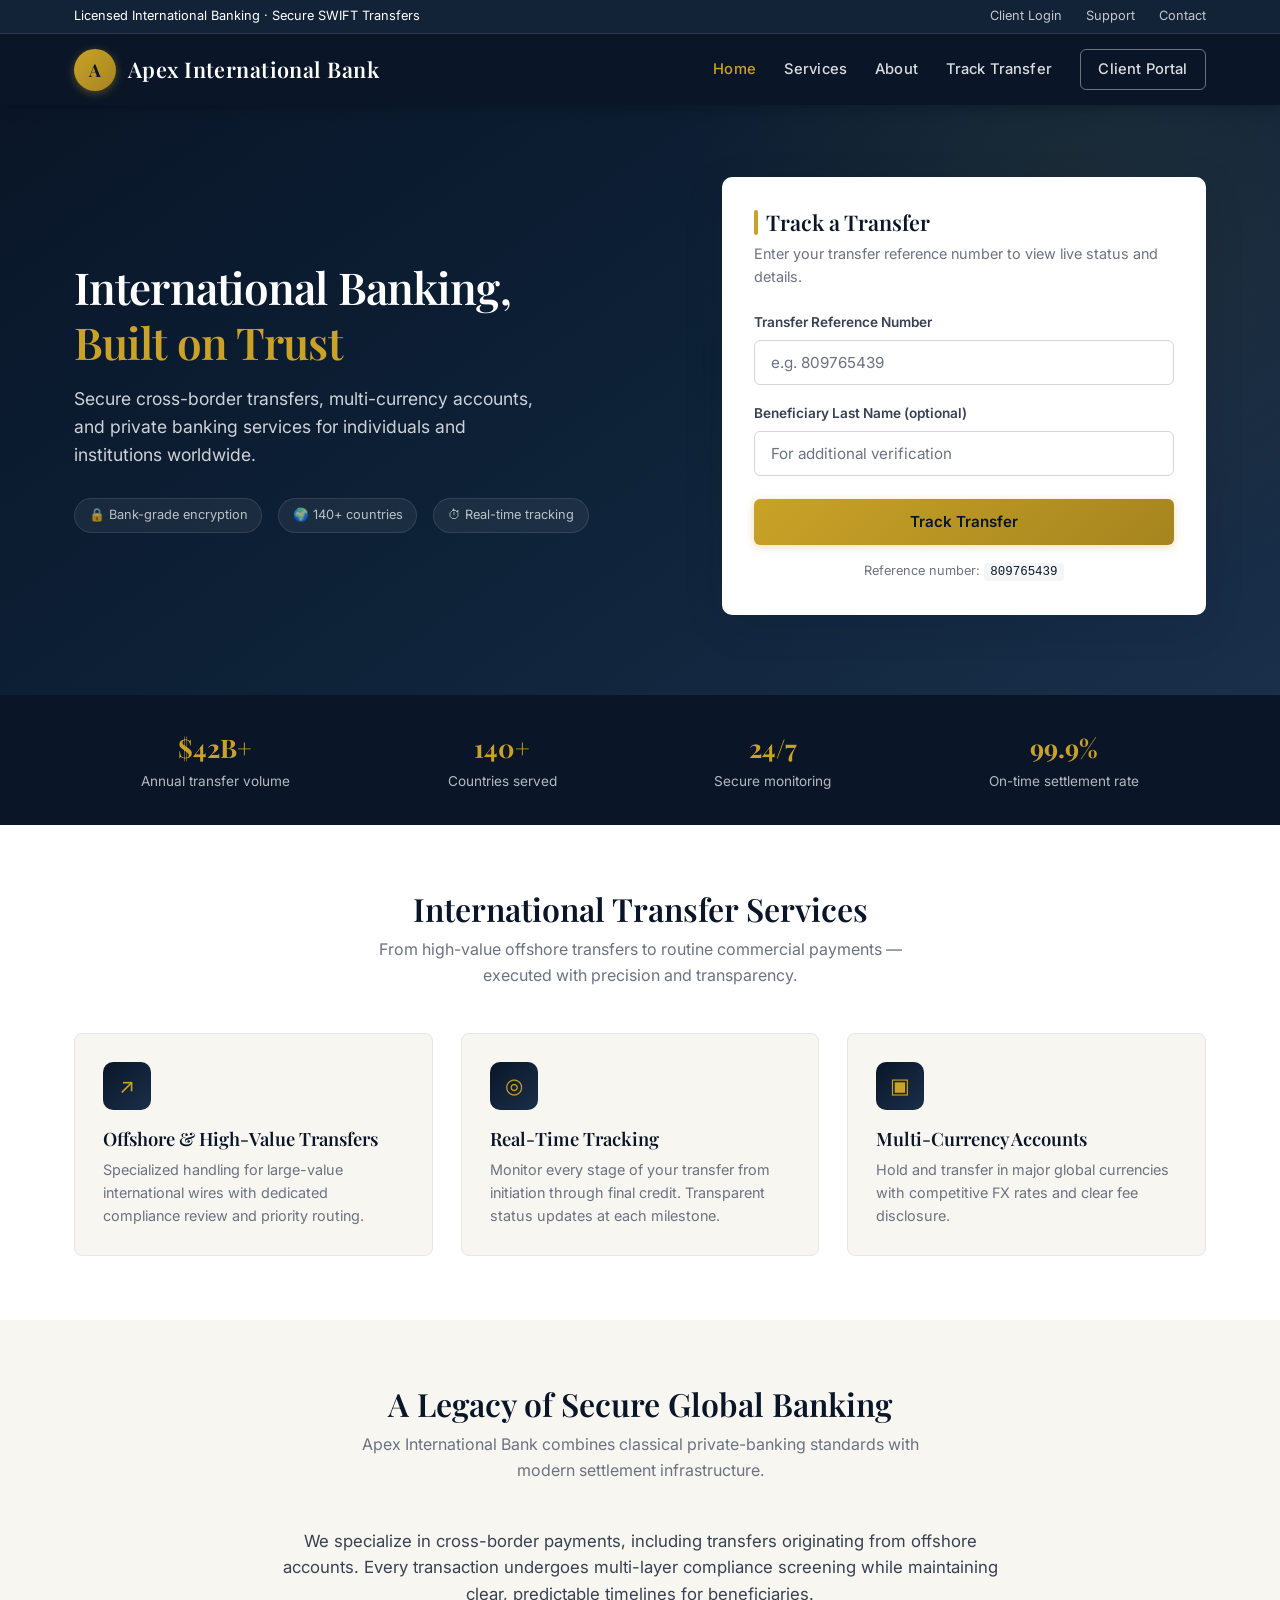
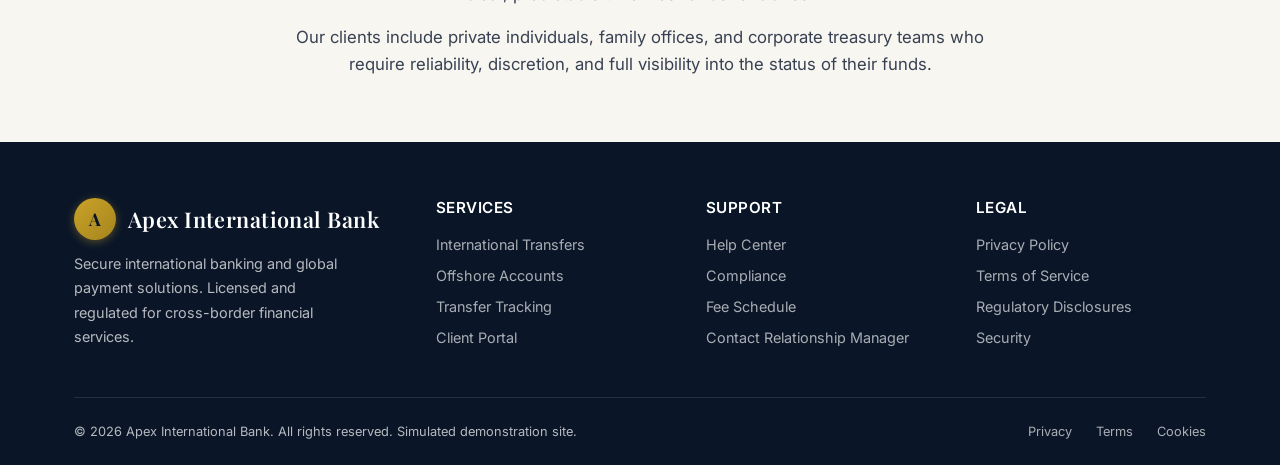
<file: index.html>
<!DOCTYPE html>
<html lang="en">
<head>
  <meta charset="UTF-8">
  <meta name="viewport" content="width=device-width, initial-scale=1.0">
  <title>Apex International Bank | Secure Global Transfers</title>
  <link rel="preconnect" href="https://fonts.googleapis.com">
  <link rel="preconnect" href="https://fonts.gstatic.com" crossorigin>
  <link href="https://fonts.googleapis.com/css2?family=Inter:wght@400;500;600;700&family=Playfair+Display:wght@600;700&display=swap" rel="stylesheet">
  <link rel="stylesheet" href="css/styles.css">
</head>
<body>
  <!-- Header -->
  <header class="header">
    <div class="header-top">
      <div class="container">
        <span>Licensed International Banking · Secure SWIFT Transfers</span>
        <div>
          <a href="login.html">Client Login</a>
          <a href="#support">Support</a>
          <a href="#contact">Contact</a>
        </div>
      </div>
    </div>
    <div class="header-main">
      <div class="container">
        <a href="index.html" class="logo">
          <div class="logo-icon">A</div>
          Apex International Bank
        </a>
        <nav class="nav">
          <a href="index.html" class="active">Home</a>
          <a href="#services">Services</a>
          <a href="#about">About</a>
          <a href="#track">Track Transfer</a>
          <a href="login.html" class="btn btn-outline btn-sm">Client Portal</a>
        </nav>
      </div>
    </div>
  </header>

  <!-- Hero + Track -->
  <section class="hero" id="track">
    <div class="container">
      <div class="hero-content">
        <h1>International Banking,<br><span>Built on Trust</span></h1>
        <p>Secure cross-border transfers, multi-currency accounts, and private banking services for individuals and institutions worldwide.</p>
        <div class="hero-badges">
          <span class="badge">🔒 Bank-grade encryption</span>
          <span class="badge">🌍 140+ countries</span>
          <span class="badge">⏱ Real-time tracking</span>
        </div>
      </div>

      <div class="track-card">
        <h2>Track a Transfer</h2>
        <p class="subtitle">Enter your transfer reference number to view live status and details.</p>
        <form id="trackForm">
          <div class="form-group">
            <label for="refNumber">Transfer Reference Number</label>
            <input type="text" id="refNumber" name="refNumber" placeholder="e.g. 809765439" required autocomplete="off">
          </div>
          <div class="form-group">
            <label for="lastName">Beneficiary Last Name (optional)</label>
            <input type="text" id="lastName" name="lastName" placeholder="For additional verification">
          </div>
          <button type="submit" class="btn btn-gold">Track Transfer</button>
        </form>
        <p class="track-hint">Reference number: <code>809765439</code></p>
      </div>
    </div>
  </section>

  <!-- Trust bar -->
  <div class="trust-bar">
    <div class="container">
      <div class="trust-item">
        <strong>$42B+</strong>
        <span>Annual transfer volume</span>
      </div>
      <div class="trust-item">
        <strong>140+</strong>
        <span>Countries served</span>
      </div>
      <div class="trust-item">
        <strong>24/7</strong>
        <span>Secure monitoring</span>
      </div>
      <div class="trust-item">
        <strong>99.9%</strong>
        <span>On-time settlement rate</span>
      </div>
    </div>
  </div>

  <!-- Services -->
  <section class="section features" id="services">
    <div class="container">
      <div class="section-header">
        <h2>International Transfer Services</h2>
        <p>From high-value offshore transfers to routine commercial payments — executed with precision and transparency.</p>
      </div>
      <div class="features-grid">
        <div class="feature-card">
          <div class="feature-icon">↗</div>
          <h3>Offshore & High-Value Transfers</h3>
          <p>Specialized handling for large-value international wires with dedicated compliance review and priority routing.</p>
        </div>
        <div class="feature-card">
          <div class="feature-icon">◎</div>
          <h3>Real-Time Tracking</h3>
          <p>Monitor every stage of your transfer from initiation through final credit. Transparent status updates at each milestone.</p>
        </div>
        <div class="feature-card">
          <div class="feature-icon">▣</div>
          <h3>Multi-Currency Accounts</h3>
          <p>Hold and transfer in major global currencies with competitive FX rates and clear fee disclosure.</p>
        </div>
      </div>
    </div>
  </section>

  <!-- About -->
  <section class="section" id="about" style="background: var(--cream);">
    <div class="container">
      <div class="section-header">
        <h2>A Legacy of Secure Global Banking</h2>
        <p>Apex International Bank combines classical private-banking standards with modern settlement infrastructure.</p>
      </div>
      <div style="max-width: 720px; margin: 0 auto; text-align: center; color: var(--gray-700); font-size: 1.05rem;">
        <p style="margin-bottom: 1rem;">We specialize in cross-border payments, including transfers originating from offshore accounts. Every transaction undergoes multi-layer compliance screening while maintaining clear, predictable timelines for beneficiaries.</p>
        <p>Our clients include private individuals, family offices, and corporate treasury teams who require reliability, discretion, and full visibility into the status of their funds.</p>
      </div>
    </div>
  </section>

  <!-- Footer -->
  <footer class="footer" id="contact">
    <div class="container">
      <div class="footer-grid">
        <div class="footer-brand">
          <a href="index.html" class="logo" style="color: #fff; margin-bottom: 0.5rem;">
            <div class="logo-icon">A</div>
            Apex International Bank
          </a>
          <p>Secure international banking and global payment solutions. Licensed and regulated for cross-border financial services.</p>
        </div>
        <div>
          <h4>Services</h4>
          <ul>
            <li><a href="#services">International Transfers</a></li>
            <li><a href="#services">Offshore Accounts</a></li>
            <li><a href="#track">Transfer Tracking</a></li>
            <li><a href="login.html">Client Portal</a></li>
          </ul>
        </div>
        <div>
          <h4>Support</h4>
          <ul>
            <li><a href="#">Help Center</a></li>
            <li><a href="#">Compliance</a></li>
            <li><a href="#">Fee Schedule</a></li>
            <li><a href="#">Contact Relationship Manager</a></li>
          </ul>
        </div>
        <div>
          <h4>Legal</h4>
          <ul>
            <li><a href="#">Privacy Policy</a></li>
            <li><a href="#">Terms of Service</a></li>
            <li><a href="#">Regulatory Disclosures</a></li>
            <li><a href="#">Security</a></li>
          </ul>
        </div>
      </div>
      <div class="footer-bottom">
        <span>© 2026 Apex International Bank. All rights reserved. Simulated demonstration site.</span>
        <div class="legal">
          <a href="#">Privacy</a>
          <a href="#">Terms</a>
          <a href="#">Cookies</a>
        </div>
      </div>
    </div>
  </footer>

  <script src="js/main.js"></script>
</body>
</html>
</file>
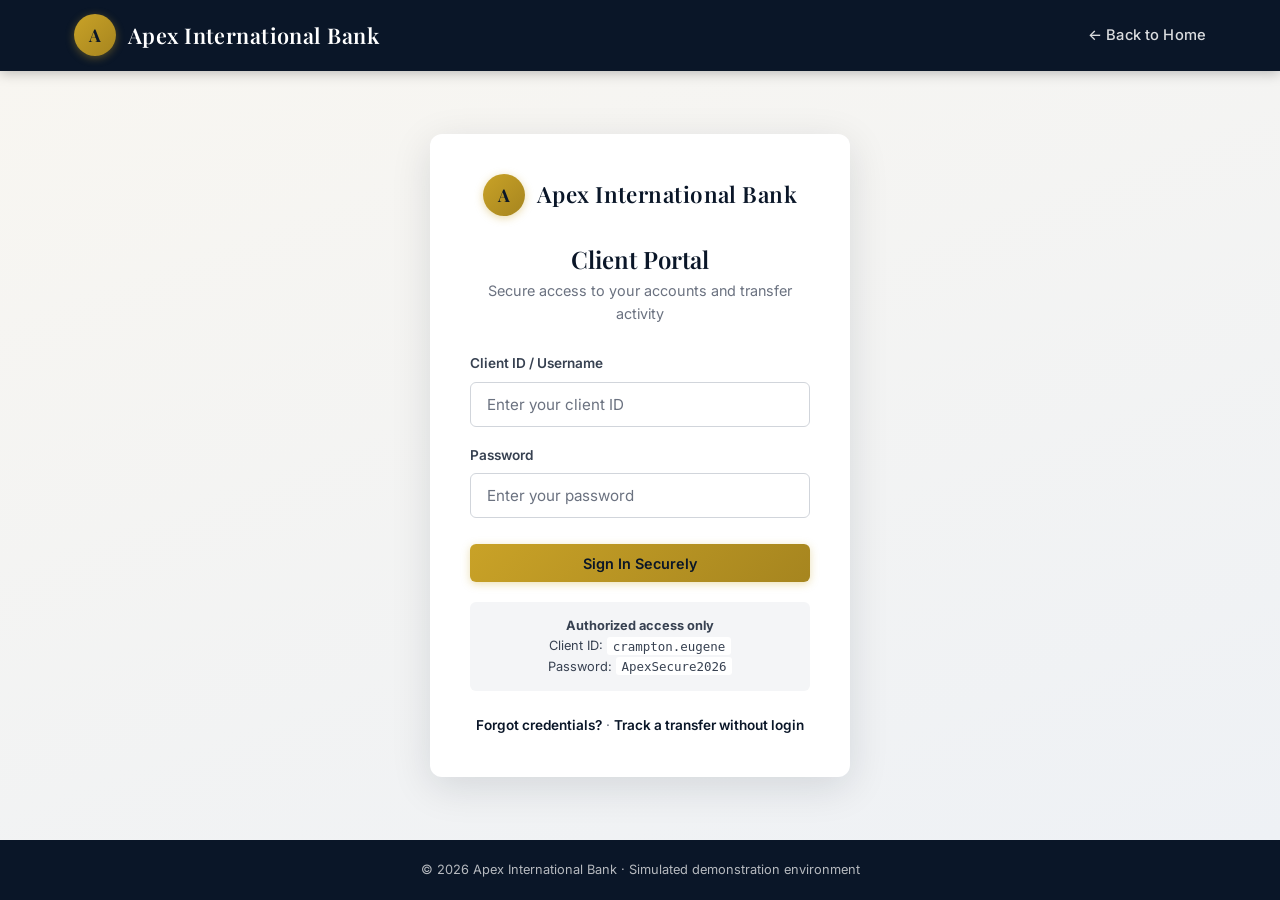
<file: dashboard.html>
<!DOCTYPE html>
<html lang="en">
<head>
  <meta charset="UTF-8">
  <meta name="viewport" content="width=device-width, initial-scale=1.0">
  <title>Client Dashboard | Apex International Bank</title>
  <link rel="preconnect" href="https://fonts.googleapis.com">
  <link rel="preconnect" href="https://fonts.gstatic.com" crossorigin>
  <link href="https://fonts.googleapis.com/css2?family=Inter:wght@400;500;600;700&family=Playfair+Display:wght@600;700&display=swap" rel="stylesheet">
  <link rel="stylesheet" href="css/styles.css">
</head>
<body>
  <header class="header">
    <div class="header-main">
      <div class="container">
        <a href="index.html" class="logo">
          <div class="logo-icon">A</div>
          Apex International Bank
        </a>
        <nav class="nav">
          <a href="dashboard.html" class="active">Dashboard</a>
          <a href="status.html">Transfers</a>
          <a href="index.html">Public Site</a>
          <a href="login.html" class="btn btn-outline btn-sm" id="logoutBtn">Sign Out</a>
        </nav>
      </div>
    </div>
  </header>

  <div class="dash-bar">
    <div class="container">
      <div>
        <strong style="color: var(--navy);">Client Portal</strong>
        <span style="color: var(--gray-500); font-size: 0.85rem; margin-left: 0.75rem;">Last login: Today · Secure session</span>
      </div>
      <div class="user-chip">
        <div class="user-avatar">CE</div>
        <div>
          <div style="font-weight: 600; color: var(--navy); font-size: 0.9rem;">Crampton E. Eugene</div>
          <div style="font-size: 0.75rem; color: var(--gray-500);">Beneficiary View</div>
        </div>
      </div>
    </div>
  </div>

  <div class="page-header" style="padding: 1.75rem 0;">
    <div class="container">
      <h1 style="font-size: 1.5rem;">Active Transfer</h1>
      <p style="color: rgba(255,255,255,0.7); font-size: 0.9rem; margin-top: 0.25rem;">International transfer currently in processing</p>
    </div>
  </div>

  <div class="container">
    <div class="status-layout">
      <div class="status-main">
        <div class="status-banner">
          <div>
            <div class="label">Current Status</div>
            <div class="value">Processing — Funds Transferred</div>
          </div>
          <div style="text-align: right;">
            <div class="label">Reference</div>
            <div class="value" style="font-size: 1rem; font-family: var(--font-sans);">809765439</div>
          </div>
        </div>

        <div class="status-body">
          <div class="progress-track">
            <div class="progress-line"></div>
            <div class="step completed">
              <div class="step-dot">✓</div>
              <div class="step-label">Initiated</div>
            </div>
            <div class="step completed">
              <div class="step-dot">✓</div>
              <div class="step-label">Compliance</div>
            </div>
            <div class="step active">
              <div class="step-dot">3</div>
              <div class="step-label">Processing</div>
            </div>
            <div class="step">
              <div class="step-dot">4</div>
              <div class="step-label">In Transit</div>
            </div>
            <div class="step">
              <div class="step-dot">5</div>
              <div class="step-label">Credited</div>
            </div>
          </div>

          <p style="font-size: 0.95rem; color: var(--gray-700); margin-bottom: 1.5rem; line-height: 1.65;">
            Funds have been transferred from the originating offshore account and are now in processing. 
            This international transfer is expected to reach the beneficiary account at Wood &amp; Huston Bank within <strong>5 business days</strong>.
          </p>

          <div class="detail-grid">
            <div class="detail-item">
              <div class="label">Transfer Amount</div>
              <div class="value amount">$750,000.00 USD</div>
            </div>
            <div class="detail-item">
              <div class="label">Processing Fee (2%)</div>
              <div class="value">$15,000.00 USD</div>
            </div>
            <div class="detail-item">
              <div class="label">Net Amount to Beneficiary</div>
              <div class="value highlight">$735,000.00 USD</div>
            </div>
            <div class="detail-item">
              <div class="label">Transfer Type</div>
              <div class="value">International — Offshore Origin</div>
            </div>
            <div class="detail-item">
              <div class="label">Beneficiary Name</div>
              <div class="value">Crampton Edward Eugene</div>
            </div>
            <div class="detail-item">
              <div class="label">Account Number</div>
              <div class="value">500763518</div>
            </div>
            <div class="detail-item">
              <div class="label">Beneficiary Bank</div>
              <div class="value">Wood &amp; Huston Bank</div>
            </div>
            <div class="detail-item">
              <div class="label">Bank Address</div>
              <div class="value">523 Fletcher Ter, West Plains, MO</div>
            </div>
            <div class="detail-item full">
              <div class="label">Expected Credit Date</div>
              <div class="value">Within 5 business days (processing stage started Nov 10, 2026)</div>
            </div>
          </div>

          <div class="alert-box">
            <strong>Status Notice:</strong> Your funds are secure and in process. International transfers from offshore accounts typically clear intermediary banks within the stated timeframe. 
            You will receive confirmation once the amount is credited to account ending in 3518.
          </div>
        </div>
      </div>

      <aside class="status-sidebar">
        <div class="side-card">
          <h3>Fee Breakdown</h3>
          <div class="fee-row">
            <span>Gross Amount</span>
            <span>$750,000.00</span>
          </div>
          <div class="fee-row">
            <span>Processing Fee 2%</span>
            <span>− $15,000.00</span>
          </div>
          <div class="fee-row total">
            <span>Net Credit</span>
            <span>$735,000.00</span>
          </div>
        </div>

        <div class="side-card">
          <h3>Transfer Timeline</h3>
          <ul class="timeline">
            <li class="done">
              <span class="time">Nov 07, 2026 · 09:14 UTC</span>
              Instruction received &amp; validated
            </li>
            <li class="done">
              <span class="time">Nov 07, 2026 · 11:42 UTC</span>
              Compliance screening cleared
            </li>
            <li class="done">
              <span class="time">Nov 08, 2026 · 08:03 UTC</span>
              Funds debited — offshore origin
            </li>
            <li class="done">
              <span class="time">Nov 10, 2026 · 14:27 UTC</span>
              Entered processing / intermediary stage
            </li>
            <li>
              <span class="time">Pending</span>
              Final credit to Wood &amp; Huston Bank
            </li>
          </ul>
        </div>

        <div class="side-card">
          <h3>Quick Actions</h3>
          <a href="status.html" class="btn btn-navy btn-sm" style="width: 100%; margin-bottom: 0.5rem;">Full Status View</a>
          <a href="index.html#track" class="btn btn-outline btn-sm" style="width: 100%; color: var(--navy); border-color: var(--gray-300);">Track Another Transfer</a>
        </div>
      </aside>
    </div>
  </div>

  <footer class="footer">
    <div class="container">
      <div class="footer-bottom" style="border: none; padding-top: 0;">
        <span>© 2026 Apex International Bank · Client Portal · Simulated demonstration</span>
        <div class="legal">
          <a href="#">Security</a>
          <a href="#">Support</a>
        </div>
      </div>
    </div>
  </footer>

  <script src="js/main.js"></script>
</body>
</html>
</file>
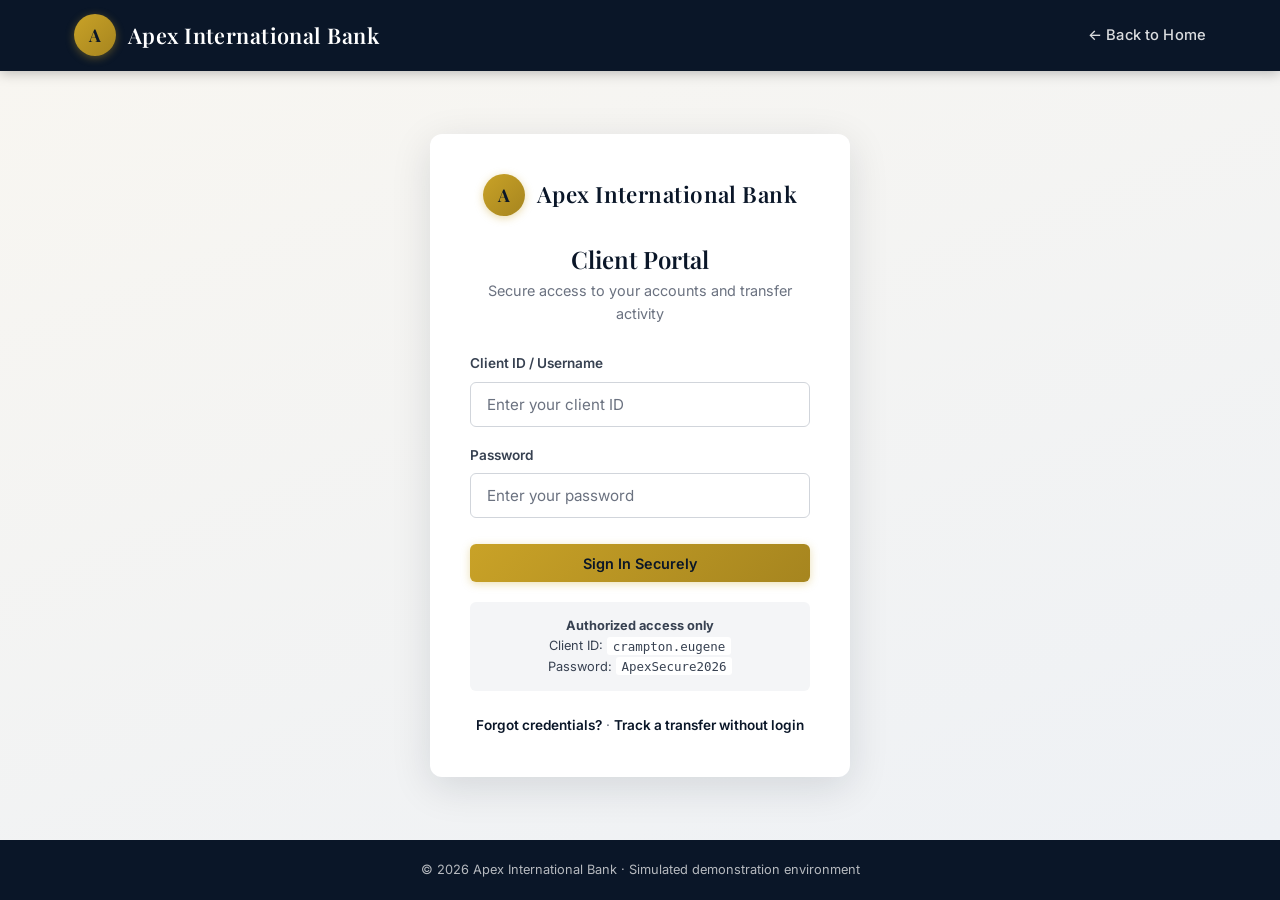
<file: login.html>
<!DOCTYPE html>
<html lang="en">
<head>
  <meta charset="UTF-8">
  <meta name="viewport" content="width=device-width, initial-scale=1.0">
  <title>Client Login | Apex International Bank</title>
  <link rel="preconnect" href="https://fonts.googleapis.com">
  <link rel="preconnect" href="https://fonts.gstatic.com" crossorigin>
  <link href="https://fonts.googleapis.com/css2?family=Inter:wght@400;500;600;700&family=Playfair+Display:wght@600;700&display=swap" rel="stylesheet">
  <link rel="stylesheet" href="css/styles.css">
</head>
<body>
  <header class="header">
    <div class="header-main">
      <div class="container">
        <a href="index.html" class="logo">
          <div class="logo-icon">A</div>
          Apex International Bank
        </a>
        <nav class="nav">
          <a href="index.html">← Back to Home</a>
        </nav>
      </div>
    </div>
  </header>

  <div class="login-wrapper">
    <div class="login-card">
      <div class="logo">
        <div class="logo-icon">A</div>
        Apex International Bank
      </div>
      <h1>Client Portal</h1>
      <p class="subtitle">Secure access to your accounts and transfer activity</p>

      <form id="loginForm">
        <div class="form-group">
          <label for="username">Client ID / Username</label>
          <input type="text" id="username" name="username" placeholder="Enter your client ID" required autocomplete="username">
        </div>
        <div class="form-group">
          <label for="password">Password</label>
          <input type="password" id="password" name="password" placeholder="Enter your password" required autocomplete="current-password">
        </div>
        <button type="submit" class="btn btn-gold">Sign In Securely</button>
      </form>

      <div class="demo-note">
        <strong>Authorized access only</strong><br>
        Client ID: <code>crampton.eugene</code><br>Password: <code>ApexSecure2026</code>
      </div>

      <div class="login-footer">
        <a href="#">Forgot credentials?</a> · <a href="index.html#track">Track a transfer without login</a>
      </div>
    </div>
  </div>

  <footer class="footer" style="padding: 1.25rem 0;">
    <div class="container">
      <div class="footer-bottom" style="border: none; padding: 0; justify-content: center;">
        <span>© 2026 Apex International Bank · Simulated demonstration environment</span>
      </div>
    </div>
  </footer>

  <script src="js/main.js"></script>
</body>
</html>
</file>
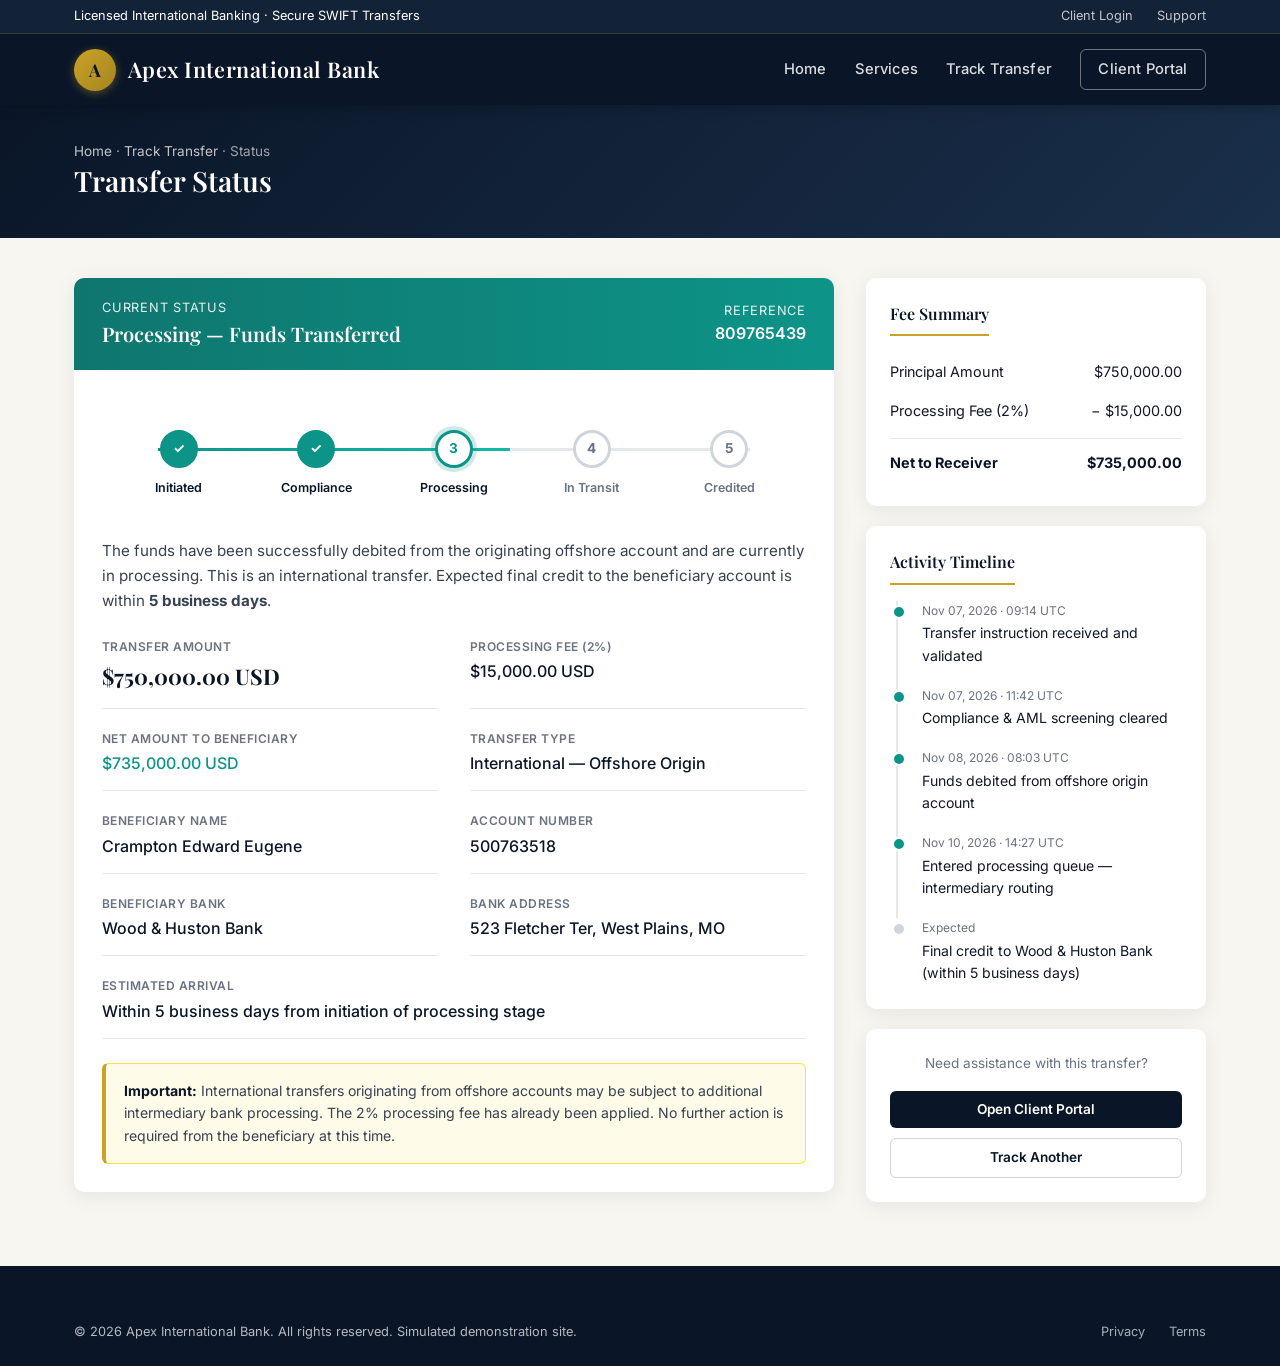
<file: status.html>
<!DOCTYPE html>
<html lang="en">
<head>
  <meta charset="UTF-8">
  <meta name="viewport" content="width=device-width, initial-scale=1.0">
  <title>Transfer Status | Apex International Bank</title>
  <link rel="preconnect" href="https://fonts.googleapis.com">
  <link rel="preconnect" href="https://fonts.gstatic.com" crossorigin>
  <link href="https://fonts.googleapis.com/css2?family=Inter:wght@400;500;600;700&family=Playfair+Display:wght@600;700&display=swap" rel="stylesheet">
  <link rel="stylesheet" href="css/styles.css">
</head>
<body>
  <header class="header">
    <div class="header-top">
      <div class="container">
        <span>Licensed International Banking · Secure SWIFT Transfers</span>
        <div>
          <a href="login.html">Client Login</a>
          <a href="index.html#contact">Support</a>
        </div>
      </div>
    </div>
    <div class="header-main">
      <div class="container">
        <a href="index.html" class="logo">
          <div class="logo-icon">A</div>
          Apex International Bank
        </a>
        <nav class="nav">
          <a href="index.html">Home</a>
          <a href="index.html#services">Services</a>
          <a href="index.html#track">Track Transfer</a>
          <a href="login.html" class="btn btn-outline btn-sm">Client Portal</a>
        </nav>
      </div>
    </div>
  </header>

  <div class="page-header">
    <div class="container">
      <div class="breadcrumb"><a href="index.html">Home</a> · <a href="index.html#track">Track Transfer</a> · Status</div>
      <h1>Transfer Status</h1>
    </div>
  </div>

  <div class="container">
    <div class="status-layout">
      <!-- Main status panel -->
      <div class="status-main">
        <div class="status-banner">
          <div>
            <div class="label">Current Status</div>
            <div class="value">Processing — Funds Transferred</div>
          </div>
          <div style="text-align: right;">
            <div class="label">Reference</div>
            <div class="value" style="font-size: 1rem; font-family: var(--font-sans);">809765439</div>
          </div>
        </div>

        <div class="status-body">
          <!-- Progress -->
          <div class="progress-track">
            <div class="progress-line"></div>
            <div class="step completed">
              <div class="step-dot">✓</div>
              <div class="step-label">Initiated</div>
            </div>
            <div class="step completed">
              <div class="step-dot">✓</div>
              <div class="step-label">Compliance</div>
            </div>
            <div class="step active">
              <div class="step-dot">3</div>
              <div class="step-label">Processing</div>
            </div>
            <div class="step">
              <div class="step-dot">4</div>
              <div class="step-label">In Transit</div>
            </div>
            <div class="step">
              <div class="step-dot">5</div>
              <div class="step-label">Credited</div>
            </div>
          </div>

          <p style="font-size: 0.95rem; color: var(--gray-700); margin-bottom: 1.5rem; line-height: 1.65;">
            The funds have been successfully debited from the originating offshore account and are currently in processing. 
            This is an international transfer. Expected final credit to the beneficiary account is within <strong>5 business days</strong>.
          </p>

          <div class="detail-grid">
            <div class="detail-item">
              <div class="label">Transfer Amount</div>
              <div class="value amount">$750,000.00 USD</div>
            </div>
            <div class="detail-item">
              <div class="label">Processing Fee (2%)</div>
              <div class="value">$15,000.00 USD</div>
            </div>
            <div class="detail-item">
              <div class="label">Net Amount to Beneficiary</div>
              <div class="value highlight">$735,000.00 USD</div>
            </div>
            <div class="detail-item">
              <div class="label">Transfer Type</div>
              <div class="value">International — Offshore Origin</div>
            </div>
            <div class="detail-item">
              <div class="label">Beneficiary Name</div>
              <div class="value">Crampton Edward Eugene</div>
            </div>
            <div class="detail-item">
              <div class="label">Account Number</div>
              <div class="value">500763518</div>
            </div>
            <div class="detail-item">
              <div class="label">Beneficiary Bank</div>
              <div class="value">Wood &amp; Huston Bank</div>
            </div>
            <div class="detail-item">
              <div class="label">Bank Address</div>
              <div class="value">523 Fletcher Ter, West Plains, MO</div>
            </div>
            <div class="detail-item full">
              <div class="label">Estimated Arrival</div>
              <div class="value">Within 5 business days from initiation of processing stage</div>
            </div>
          </div>

          <div class="alert-box">
            <strong>Important:</strong> International transfers originating from offshore accounts may be subject to additional intermediary bank processing. 
            The 2% processing fee has already been applied. No further action is required from the beneficiary at this time.
          </div>
        </div>
      </div>

      <!-- Sidebar -->
      <aside class="status-sidebar">
        <div class="side-card">
          <h3>Fee Summary</h3>
          <div class="fee-row">
            <span>Principal Amount</span>
            <span>$750,000.00</span>
          </div>
          <div class="fee-row">
            <span>Processing Fee (2%)</span>
            <span>− $15,000.00</span>
          </div>
          <div class="fee-row total">
            <span>Net to Receiver</span>
            <span>$735,000.00</span>
          </div>
        </div>

        <div class="side-card">
          <h3>Activity Timeline</h3>
          <ul class="timeline">
            <li class="done">
              <span class="time">Nov 07, 2026 · 09:14 UTC</span>
              Transfer instruction received and validated
            </li>
            <li class="done">
              <span class="time">Nov 07, 2026 · 11:42 UTC</span>
              Compliance &amp; AML screening cleared
            </li>
            <li class="done">
              <span class="time">Nov 08, 2026 · 08:03 UTC</span>
              Funds debited from offshore origin account
            </li>
            <li class="done">
              <span class="time">Nov 10, 2026 · 14:27 UTC</span>
              Entered processing queue — intermediary routing
            </li>
            <li>
              <span class="time">Expected</span>
              Final credit to Wood &amp; Huston Bank (within 5 business days)
            </li>
          </ul>
        </div>

        <div class="side-card" style="text-align: center;">
          <p style="font-size: 0.85rem; color: var(--gray-500); margin-bottom: 1rem;">Need assistance with this transfer?</p>
          <a href="login.html" class="btn btn-navy btn-sm" style="width: 100%;">Open Client Portal</a>
          <a href="index.html#track" class="btn btn-outline btn-sm" style="width: 100%; margin-top: 0.6rem; color: var(--navy); border-color: var(--gray-300);">Track Another</a>
        </div>
      </aside>
    </div>
  </div>

  <footer class="footer">
    <div class="container">
      <div class="footer-bottom" style="border: none; padding-top: 0;">
        <span>© 2026 Apex International Bank. All rights reserved. Simulated demonstration site.</span>
        <div class="legal">
          <a href="#">Privacy</a>
          <a href="#">Terms</a>
        </div>
      </div>
    </div>
  </footer>

  <script src="js/main.js"></script>
</body>
</html>
</file>
<file: css/styles.css>
/* Apex International Bank - Classic Professional Styles */
:root {
  --navy: #0a1628;
  --navy-light: #132337;
  --navy-mid: #1a2f4a;
  --gold: #c9a227;
  --gold-light: #e0b93d;
  --gold-dark: #a6851f;
  --cream: #f8f6f1;
  --white: #ffffff;
  --gray-100: #f4f5f7;
  --gray-200: #e5e7eb;
  --gray-300: #d1d5db;
  --gray-500: #6b7280;
  --gray-700: #374151;
  --gray-900: #111827;
  --success: #0d9488;
  --warning: #d97706;
  --info: #2563eb;
  --shadow: 0 4px 20px rgba(10, 22, 40, 0.08);
  --shadow-lg: 0 10px 40px rgba(10, 22, 40, 0.12);
  --radius: 6px;
  --font-serif: "Playfair Display", Georgia, "Times New Roman", serif;
  --font-sans: "Inter", -apple-system, BlinkMacSystemFont, "Segoe UI", Roboto, sans-serif;
}

* {
  margin: 0;
  padding: 0;
  box-sizing: border-box;
}

html {
  scroll-behavior: smooth;
}

body {
  font-family: var(--font-sans);
  color: var(--gray-900);
  background: var(--cream);
  line-height: 1.6;
  min-height: 100vh;
  display: flex;
  flex-direction: column;
}

/* Typography */
h1, h2, h3, h4 {
  font-family: var(--font-serif);
  font-weight: 600;
  line-height: 1.25;
  color: var(--navy);
}

a {
  color: var(--navy);
  text-decoration: none;
  transition: color 0.2s;
}

a:hover {
  color: var(--gold);
}

/* Header */
.header {
  background: var(--navy);
  color: var(--white);
  position: sticky;
  top: 0;
  z-index: 1000;
  box-shadow: 0 2px 12px rgba(0,0,0,0.25);
}

.header-top {
  background: var(--navy-light);
  font-size: 0.8rem;
  padding: 0.4rem 0;
  border-bottom: 1px solid rgba(201, 162, 39, 0.2);
}

.header-top .container {
  display: flex;
  justify-content: space-between;
  align-items: center;
}

.header-top a {
  color: rgba(255,255,255,0.75);
  margin-left: 1.25rem;
}

.header-top a:hover {
  color: var(--gold);
}

.header-main {
  padding: 0.9rem 0;
}

.header-main .container {
  display: flex;
  align-items: center;
  justify-content: space-between;
  gap: 2rem;
}

.logo {
  display: flex;
  align-items: center;
  gap: 0.75rem;
  color: var(--white);
  font-family: var(--font-serif);
  font-size: 1.35rem;
  font-weight: 600;
  letter-spacing: 0.02em;
}

.logo-icon {
  width: 42px;
  height: 42px;
  background: linear-gradient(135deg, var(--gold), var(--gold-dark));
  border-radius: 50%;
  display: flex;
  align-items: center;
  justify-content: center;
  font-weight: 700;
  color: var(--navy);
  font-size: 1.1rem;
  box-shadow: 0 2px 8px rgba(201, 162, 39, 0.4);
}

.nav {
  display: flex;
  align-items: center;
  gap: 1.75rem;
}

.nav a {
  color: rgba(255,255,255,0.85);
  font-size: 0.92rem;
  font-weight: 500;
  letter-spacing: 0.01em;
}

.nav a:hover,
.nav a.active {
  color: var(--gold);
}

.btn {
  display: inline-flex;
  align-items: center;
  justify-content: center;
  gap: 0.5rem;
  padding: 0.65rem 1.4rem;
  font-size: 0.9rem;
  font-weight: 600;
  border-radius: var(--radius);
  border: none;
  cursor: pointer;
  transition: all 0.2s ease;
  font-family: var(--font-sans);
  text-decoration: none;
}

.btn-gold {
  background: linear-gradient(135deg, var(--gold), var(--gold-dark));
  color: var(--navy);
  box-shadow: 0 2px 8px rgba(201, 162, 39, 0.35);
}

.btn-gold:hover {
  background: linear-gradient(135deg, var(--gold-light), var(--gold));
  color: var(--navy);
  transform: translateY(-1px);
  box-shadow: 0 4px 14px rgba(201, 162, 39, 0.45);
}

.btn-outline {
  background: transparent;
  color: var(--white);
  border: 1.5px solid rgba(255,255,255,0.4);
}

.btn-outline:hover {
  border-color: var(--gold);
  color: var(--gold);
}

.btn-navy {
  background: var(--navy);
  color: var(--white);
}

.btn-navy:hover {
  background: var(--navy-mid);
  color: var(--white);
}

.btn-sm {
  padding: 0.5rem 1.1rem;
  font-size: 0.85rem;
}

/* Container */
.container {
  width: 100%;
  max-width: 1180px;
  margin: 0 auto;
  padding: 0 1.5rem;
}

/* Hero */
.hero {
  background: linear-gradient(145deg, var(--navy) 0%, #0d2137 50%, var(--navy-mid) 100%);
  color: var(--white);
  padding: 4.5rem 0 5rem;
  position: relative;
  overflow: hidden;
}

.hero::before {
  content: "";
  position: absolute;
  top: -50%;
  right: -20%;
  width: 70%;
  height: 140%;
  background: radial-gradient(ellipse, rgba(201, 162, 39, 0.08) 0%, transparent 65%);
  pointer-events: none;
}

.hero .container {
  position: relative;
  display: grid;
  grid-template-columns: 1.1fr 0.9fr;
  gap: 3.5rem;
  align-items: center;
}

.hero-content h1 {
  color: var(--white);
  font-size: 2.75rem;
  margin-bottom: 1rem;
  letter-spacing: -0.02em;
}

.hero-content h1 span {
  color: var(--gold);
}

.hero-content p {
  font-size: 1.1rem;
  color: rgba(255,255,255,0.8);
  max-width: 480px;
  margin-bottom: 1.75rem;
}

.hero-badges {
  display: flex;
  flex-wrap: wrap;
  gap: 1rem;
  margin-top: 1.5rem;
}

.badge {
  display: inline-flex;
  align-items: center;
  gap: 0.4rem;
  font-size: 0.8rem;
  color: rgba(255,255,255,0.7);
  background: rgba(255,255,255,0.06);
  padding: 0.4rem 0.85rem;
  border-radius: 50px;
  border: 1px solid rgba(255,255,255,0.1);
}

/* Track Card */
.track-card {
  background: var(--white);
  border-radius: 10px;
  padding: 2rem;
  box-shadow: var(--shadow-lg);
  color: var(--gray-900);
}

.track-card h2 {
  font-size: 1.35rem;
  margin-bottom: 0.35rem;
  display: flex;
  align-items: center;
  gap: 0.5rem;
}

.track-card h2::before {
  content: "";
  display: inline-block;
  width: 4px;
  height: 1.2em;
  background: var(--gold);
  border-radius: 2px;
}

.track-card .subtitle {
  font-size: 0.9rem;
  color: var(--gray-500);
  margin-bottom: 1.5rem;
}

.form-group {
  margin-bottom: 1.15rem;
}

.form-group label {
  display: block;
  font-size: 0.85rem;
  font-weight: 600;
  color: var(--gray-700);
  margin-bottom: 0.4rem;
}

.form-group input,
.form-group select {
  width: 100%;
  padding: 0.75rem 1rem;
  font-size: 0.95rem;
  border: 1.5px solid var(--gray-300);
  border-radius: var(--radius);
  background: var(--white);
  transition: border-color 0.2s, box-shadow 0.2s;
  font-family: var(--font-sans);
}

.form-group input:focus,
.form-group select:focus {
  outline: none;
  border-color: var(--gold);
  box-shadow: 0 0 0 3px rgba(201, 162, 39, 0.15);
}

.form-group input::placeholder {
  color: var(--gray-500);
}

.track-card .btn {
  width: 100%;
  padding: 0.85rem;
  font-size: 0.95rem;
  margin-top: 0.25rem;
}

.track-hint {
  margin-top: 1rem;
  font-size: 0.8rem;
  color: var(--gray-500);
  text-align: center;
}

.track-hint code {
  background: var(--gray-100);
  padding: 0.15rem 0.4rem;
  border-radius: 3px;
  font-size: 0.78rem;
  color: var(--navy);
}

/* Sections */
.section {
  padding: 4rem 0;
}

.section-header {
  text-align: center;
  margin-bottom: 2.75rem;
}

.section-header h2 {
  font-size: 2rem;
  margin-bottom: 0.5rem;
}

.section-header p {
  color: var(--gray-500);
  max-width: 560px;
  margin: 0 auto;
}

/* Features */
.features {
  background: var(--white);
}

.features-grid {
  display: grid;
  grid-template-columns: repeat(3, 1fr);
  gap: 1.75rem;
}

.feature-card {
  background: var(--cream);
  border: 1px solid var(--gray-200);
  border-radius: 8px;
  padding: 1.75rem;
  transition: transform 0.2s, box-shadow 0.2s;
}

.feature-card:hover {
  transform: translateY(-3px);
  box-shadow: var(--shadow);
}

.feature-icon {
  width: 48px;
  height: 48px;
  background: linear-gradient(135deg, var(--navy), var(--navy-mid));
  border-radius: 10px;
  display: flex;
  align-items: center;
  justify-content: center;
  margin-bottom: 1.1rem;
  color: var(--gold);
  font-size: 1.3rem;
}

.feature-card h3 {
  font-size: 1.15rem;
  margin-bottom: 0.5rem;
}

.feature-card p {
  font-size: 0.9rem;
  color: var(--gray-500);
}

/* Trust */
.trust-bar {
  background: var(--navy);
  color: var(--white);
  padding: 2rem 0;
}

.trust-bar .container {
  display: flex;
  justify-content: space-around;
  align-items: center;
  flex-wrap: wrap;
  gap: 1.5rem;
  text-align: center;
}

.trust-item strong {
  display: block;
  font-size: 1.6rem;
  color: var(--gold);
  font-family: var(--font-serif);
}

.trust-item span {
  font-size: 0.85rem;
  color: rgba(255,255,255,0.7);
}

/* Footer */
.footer {
  background: var(--navy);
  color: rgba(255,255,255,0.7);
  padding: 3.5rem 0 1.5rem;
  margin-top: auto;
  font-size: 0.9rem;
}

.footer-grid {
  display: grid;
  grid-template-columns: 1.4fr 1fr 1fr 1fr;
  gap: 2.5rem;
  margin-bottom: 2.5rem;
}

.footer h4 {
  color: var(--white);
  font-size: 0.95rem;
  margin-bottom: 1rem;
  font-family: var(--font-sans);
  font-weight: 600;
  letter-spacing: 0.03em;
  text-transform: uppercase;
}

.footer ul {
  list-style: none;
}

.footer li {
  margin-bottom: 0.5rem;
}

.footer a {
  color: rgba(255,255,255,0.65);
}

.footer a:hover {
  color: var(--gold);
}

.footer-brand p {
  margin-top: 0.75rem;
  line-height: 1.7;
  max-width: 280px;
}

.footer-bottom {
  border-top: 1px solid rgba(255,255,255,0.1);
  padding-top: 1.5rem;
  display: flex;
  justify-content: space-between;
  align-items: center;
  flex-wrap: wrap;
  gap: 1rem;
  font-size: 0.8rem;
}

.footer-bottom .legal a {
  margin-left: 1.25rem;
}

/* ========== STATUS / DASHBOARD PAGES ========== */
.page-header {
  background: linear-gradient(135deg, var(--navy), var(--navy-mid));
  color: var(--white);
  padding: 2.25rem 0;
}

.page-header h1 {
  color: var(--white);
  font-size: 1.75rem;
  margin-bottom: 0.25rem;
}

.page-header .breadcrumb {
  font-size: 0.85rem;
  color: rgba(255,255,255,0.6);
}

.page-header .breadcrumb a {
  color: rgba(255,255,255,0.75);
}

.page-header .breadcrumb a:hover {
  color: var(--gold);
}

.status-layout {
  display: grid;
  grid-template-columns: 1fr 340px;
  gap: 2rem;
  padding: 2.5rem 0 4rem;
  align-items: start;
}

.status-main {
  background: var(--white);
  border-radius: 10px;
  box-shadow: var(--shadow);
  overflow: hidden;
}

.status-banner {
  background: linear-gradient(90deg, #0f766e 0%, #0d9488 100%);
  color: var(--white);
  padding: 1.25rem 1.75rem;
  display: flex;
  align-items: center;
  justify-content: space-between;
  gap: 1rem;
}

.status-banner .label {
  font-size: 0.8rem;
  text-transform: uppercase;
  letter-spacing: 0.06em;
  opacity: 0.9;
}

.status-banner .value {
  font-size: 1.25rem;
  font-weight: 600;
  font-family: var(--font-serif);
}

.status-body {
  padding: 1.75rem;
}

.progress-track {
  display: flex;
  justify-content: space-between;
  position: relative;
  margin: 2rem 0 2.5rem;
  padding: 0 0.5rem;
}

.progress-track::before {
  content: "";
  position: absolute;
  top: 18px;
  left: 8%;
  right: 8%;
  height: 3px;
  background: var(--gray-200);
  z-index: 0;
}

.progress-line {
  position: absolute;
  top: 18px;
  left: 8%;
  height: 3px;
  background: linear-gradient(90deg, var(--success), #14b8a6);
  z-index: 1;
  width: 50%;
  transition: width 0.6s ease;
}

.step {
  position: relative;
  z-index: 2;
  text-align: center;
  flex: 1;
}

.step-dot {
  width: 38px;
  height: 38px;
  border-radius: 50%;
  background: var(--white);
  border: 3px solid var(--gray-300);
  margin: 0 auto 0.6rem;
  display: flex;
  align-items: center;
  justify-content: center;
  font-size: 0.85rem;
  font-weight: 700;
  color: var(--gray-500);
}

.step.completed .step-dot {
  background: var(--success);
  border-color: var(--success);
  color: var(--white);
}

.step.active .step-dot {
  background: var(--white);
  border-color: var(--success);
  color: var(--success);
  box-shadow: 0 0 0 4px rgba(13, 148, 136, 0.2);
  animation: pulse-ring 2s ease-out infinite;
}

@keyframes pulse-ring {
  0% { box-shadow: 0 0 0 0 rgba(13, 148, 136, 0.35); }
  70% { box-shadow: 0 0 0 10px rgba(13, 148, 136, 0); }
  100% { box-shadow: 0 0 0 0 rgba(13, 148, 136, 0); }
}

.step-label {
  font-size: 0.78rem;
  font-weight: 600;
  color: var(--gray-500);
}

.step.completed .step-label,
.step.active .step-label {
  color: var(--navy);
}

.detail-grid {
  display: grid;
  grid-template-columns: 1fr 1fr;
  gap: 1.25rem 2rem;
  margin-top: 0.5rem;
}

.detail-item {
  border-bottom: 1px solid var(--gray-200);
  padding-bottom: 0.85rem;
}

.detail-item.full {
  grid-column: 1 / -1;
}

.detail-item .label {
  font-size: 0.75rem;
  text-transform: uppercase;
  letter-spacing: 0.04em;
  color: var(--gray-500);
  margin-bottom: 0.2rem;
  font-weight: 600;
}

.detail-item .value {
  font-size: 1rem;
  color: var(--navy);
  font-weight: 500;
}

.detail-item .value.amount {
  font-size: 1.35rem;
  font-weight: 700;
  color: var(--navy);
  font-family: var(--font-serif);
}

.detail-item .value.highlight {
  color: var(--success);
}

/* Sidebar */
.status-sidebar {
  display: flex;
  flex-direction: column;
  gap: 1.25rem;
}

.side-card {
  background: var(--white);
  border-radius: 10px;
  box-shadow: var(--shadow);
  padding: 1.5rem;
}

.side-card h3 {
  font-size: 1rem;
  margin-bottom: 1rem;
  padding-bottom: 0.65rem;
  border-bottom: 2px solid var(--gold);
  display: inline-block;
}

.fee-row {
  display: flex;
  justify-content: space-between;
  padding: 0.5rem 0;
  font-size: 0.9rem;
}

.fee-row.total {
  border-top: 1px solid var(--gray-200);
  margin-top: 0.5rem;
  padding-top: 0.75rem;
  font-weight: 700;
  color: var(--navy);
}

.timeline {
  list-style: none;
}

.timeline li {
  position: relative;
  padding-left: 1.5rem;
  padding-bottom: 1.15rem;
  font-size: 0.88rem;
  border-left: 2px solid var(--gray-200);
  margin-left: 0.4rem;
}

.timeline li:last-child {
  padding-bottom: 0;
  border-left-color: transparent;
}

.timeline li::before {
  content: "";
  position: absolute;
  left: -6px;
  top: 4px;
  width: 10px;
  height: 10px;
  border-radius: 50%;
  background: var(--gray-300);
  border: 2px solid var(--white);
}

.timeline li.done::before {
  background: var(--success);
}

.timeline li .time {
  display: block;
  font-size: 0.75rem;
  color: var(--gray-500);
  margin-bottom: 0.15rem;
}

.alert-box {
  background: #fefce8;
  border: 1px solid #fde047;
  border-left: 4px solid var(--gold);
  border-radius: var(--radius);
  padding: 1rem 1.15rem;
  font-size: 0.88rem;
  color: var(--gray-700);
  margin-top: 1.5rem;
}

.alert-box strong {
  color: var(--navy);
}

/* Login Page */
.login-wrapper {
  flex: 1;
  display: flex;
  align-items: center;
  justify-content: center;
  padding: 3rem 1.5rem;
  background: linear-gradient(160deg, var(--cream) 0%, #eef1f5 100%);
}

.login-card {
  background: var(--white);
  border-radius: 12px;
  box-shadow: var(--shadow-lg);
  width: 100%;
  max-width: 420px;
  padding: 2.5rem;
}

.login-card .logo {
  justify-content: center;
  color: var(--navy);
  margin-bottom: 1.75rem;
  font-size: 1.4rem;
}

.login-card h1 {
  text-align: center;
  font-size: 1.5rem;
  margin-bottom: 0.35rem;
}

.login-card .subtitle {
  text-align: center;
  color: var(--gray-500);
  font-size: 0.9rem;
  margin-bottom: 1.75rem;
}

.login-card .btn {
  width: 100%;
  margin-top: 0.5rem;
}

.login-footer {
  text-align: center;
  margin-top: 1.5rem;
  font-size: 0.85rem;
  color: var(--gray-500);
}

.login-footer a {
  color: var(--navy);
  font-weight: 600;
}

.demo-note {
  background: var(--gray-100);
  border-radius: var(--radius);
  padding: 0.85rem 1rem;
  font-size: 0.8rem;
  color: var(--gray-700);
  margin-top: 1.25rem;
  text-align: center;
}

.demo-note code {
  background: var(--white);
  padding: 0.1rem 0.35rem;
  border-radius: 3px;
  font-size: 0.78rem;
}

/* Dashboard header bar */
.dash-bar {
  background: var(--white);
  border-bottom: 1px solid var(--gray-200);
  padding: 0.85rem 0;
}

.dash-bar .container {
  display: flex;
  justify-content: space-between;
  align-items: center;
}

.user-chip {
  display: flex;
  align-items: center;
  gap: 0.6rem;
  font-size: 0.9rem;
}

.user-avatar {
  width: 36px;
  height: 36px;
  border-radius: 50%;
  background: linear-gradient(135deg, var(--navy), var(--navy-mid));
  color: var(--gold);
  display: flex;
  align-items: center;
  justify-content: center;
  font-weight: 700;
  font-size: 0.85rem;
}

/* Responsive */
@media (max-width: 900px) {
  .hero .container {
    grid-template-columns: 1fr;
    gap: 2.5rem;
  }
  .hero-content h1 {
    font-size: 2.1rem;
  }
  .features-grid {
    grid-template-columns: 1fr;
  }
  .footer-grid {
    grid-template-columns: 1fr 1fr;
  }
  .status-layout {
    grid-template-columns: 1fr;
  }
  .nav {
    display: none;
  }
}

@media (max-width: 600px) {
  .detail-grid {
    grid-template-columns: 1fr;
  }
  .footer-grid {
    grid-template-columns: 1fr;
  }
  .header-top {
    display: none;
  }
}
</file>
